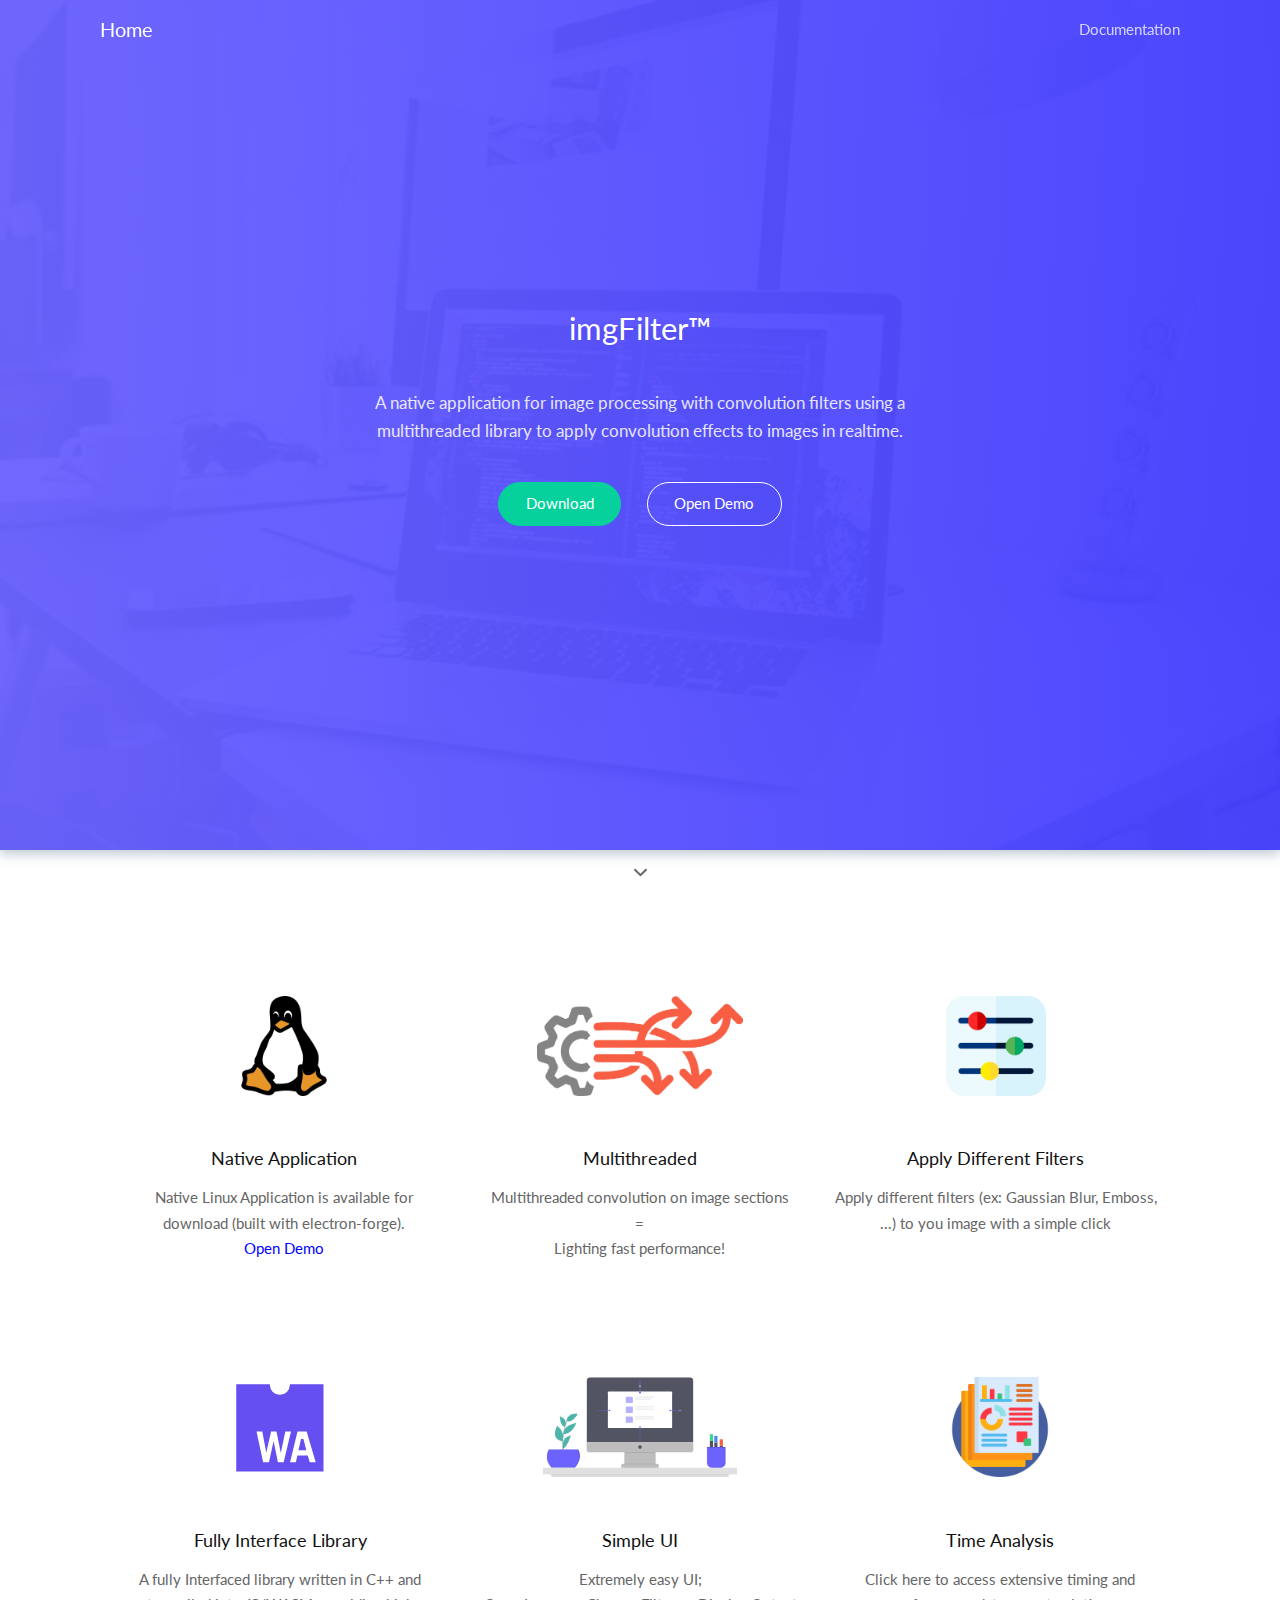
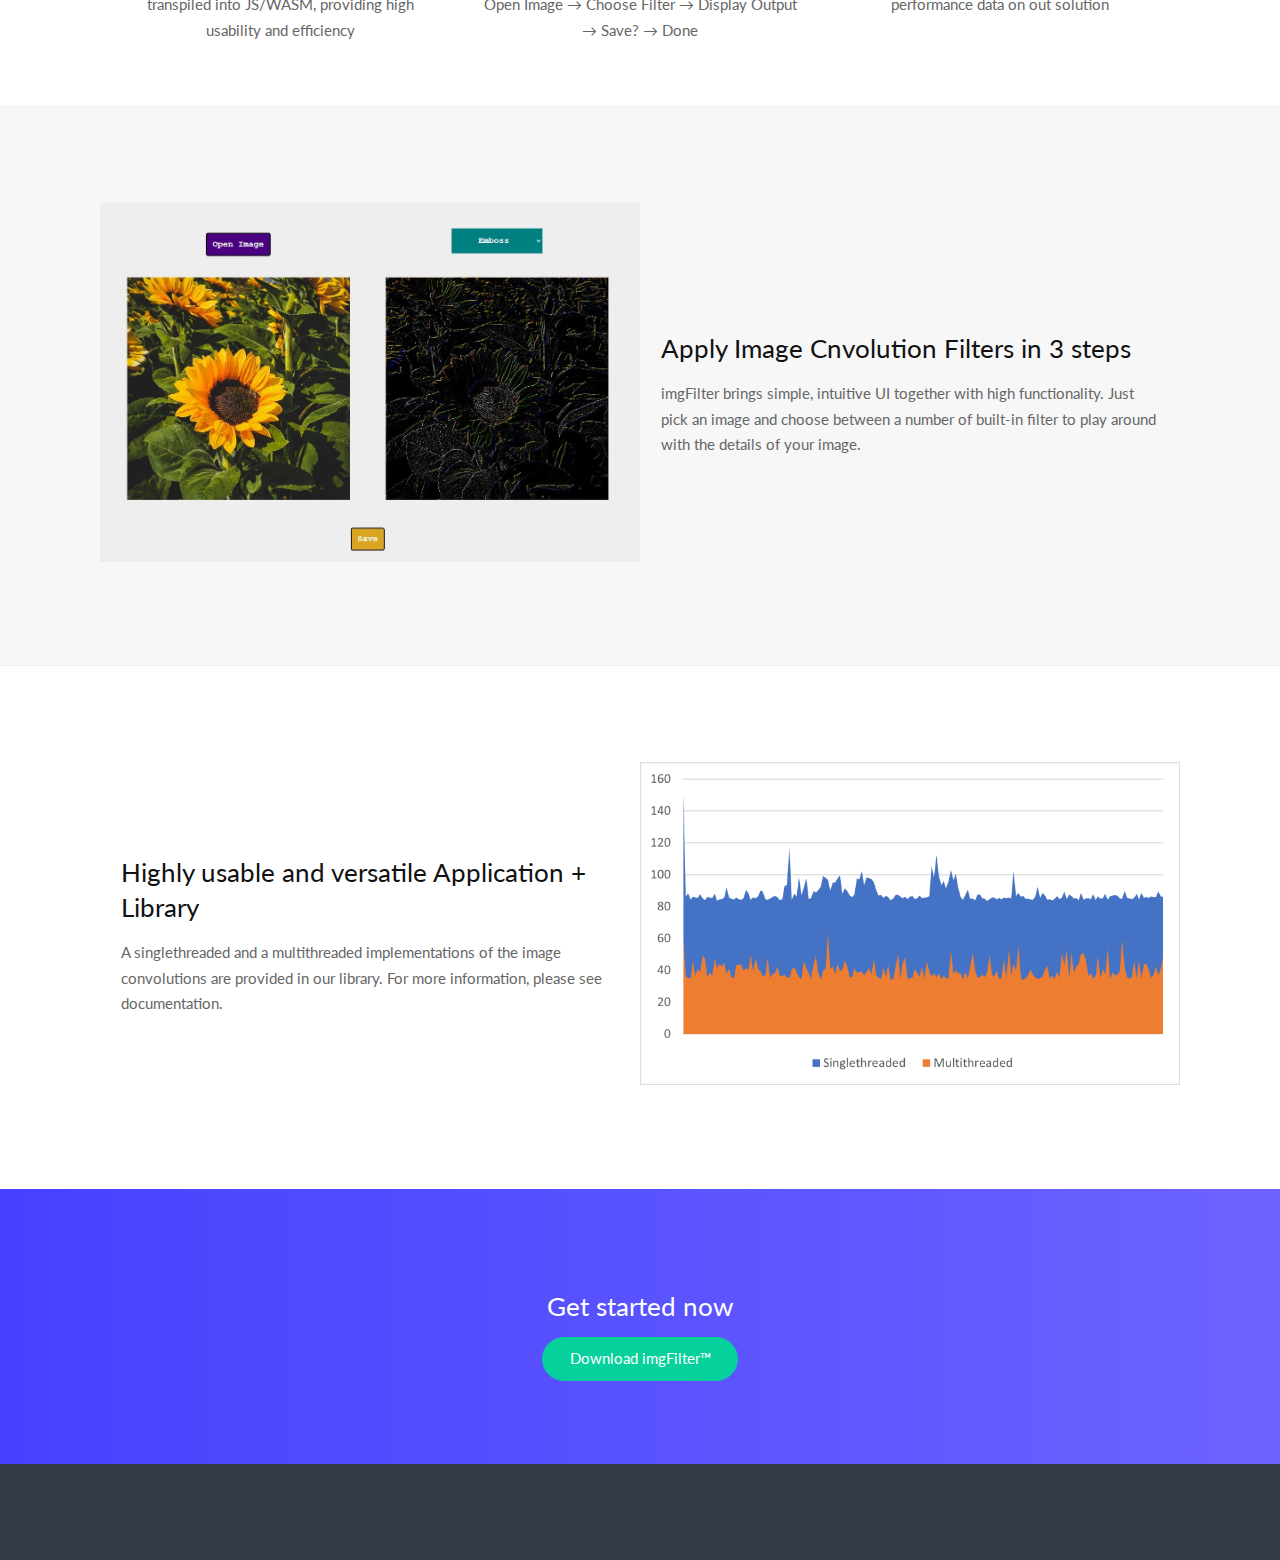
<file: index.html>
<!DOCTYPE html>
<html lang='en'>
<head>
	<meta class="utf-8">
	<meta name="viewport" content="width=device-width, initial-scale=1, maximum-scale=1">
	<title>imgFilter&#8482</title>
	<!-- Don't forget to add your metadata here -->
	<link rel='stylesheet' href='css/style.min.css' />
</head>
<body>
	<!-- Hero(extended) navbar -->
	<div class="navbar navbar--extended">
		<nav class="nav__mobile"></nav>
		<div class="container">
			<div class="navbar__inner">
				<a href="index.html" class="navbar__logo">Home</a>
				<nav class="navbar__menu">
					<ul>
						<!-- <li><a href="about.html">Learn More</a></li> -->
						<li><a href="documentation.html">Documentation</a></li>
					</ul>
				</nav>
				<div class="navbar__menu-mob"><a href="" id='toggle'><svg role="img" xmlns="http://www.w3.org/2000/svg" viewBox="0 0 448 512"><path fill="currentColor" d="M16 132h416c8.837 0 16-7.163 16-16V76c0-8.837-7.163-16-16-16H16C7.163 60 0 67.163 0 76v40c0 8.837 7.163 16 16 16zm0 160h416c8.837 0 16-7.163 16-16v-40c0-8.837-7.163-16-16-16H16c-8.837 0-16 7.163-16 16v40c0 8.837 7.163 16 16 16zm0 160h416c8.837 0 16-7.163 16-16v-40c0-8.837-7.163-16-16-16H16c-8.837 0-16 7.163-16 16v40c0 8.837 7.163 16 16 16z" class=""></path></svg></a></div>
			</div>
		</div>
	</div>
	<!-- Hero unit -->
	<div class="hero">
		<div class="hero__overlay hero__overlay--gradient"></div>
		<div class="hero__mask"></div>
		<div class="hero__inner">
			<div class="container">
				<div class="hero__content">
					<div class="hero__content__inner" id='navConverter'>
						<h1 class="hero__title">imgFilter&#8482</h1>
						<p class="hero__text" style="text-align: center;">A native application for image processing with convolution filters using a multithreaded library to apply convolution effects to images in realtime.</p>
						<a href="Linux/imgFilter_deb.zip" class="button button__accent" download="imgFilter_linux_x64_deb.zip">Download</a>
						<a href="demo/index.html" target="_blank" class="button hero__button">Open Demo</a>
					</div>
				</div>
			</div>
		</div>
	</div>
	<div class="hero__sub">
		<span id="scrollToNext" class="scroll">
			<svg version="1.1" xmlns="http://www.w3.org/2000/svg" xmlns:xlink="http://www.w3.org/1999/xlink" x="0px" y="0px" class='hero__sub__down' fill="currentColor" width="512px" height="512px" viewBox="0 0 512 512" style="enable-background:new 0 0 512 512;" xml:space="preserve"><path d="M256,298.3L256,298.3L256,298.3l174.2-167.2c4.3-4.2,11.4-4.1,15.8,0.2l30.6,29.9c4.4,4.3,4.5,11.3,0.2,15.5L264.1,380.9c-2.2,2.2-5.2,3.2-8.1,3c-3,0.1-5.9-0.9-8.1-3L35.2,176.7c-4.3-4.2-4.2-11.2,0.2-15.5L66,131.3c4.4-4.3,11.5-4.4,15.8-0.2L256,298.3z"/></svg>
		</span>
	</div>
	<!-- Steps -->
	<div class="steps landing__section">
		<div class="container">
			<div class="steps__inner">
				<div class="step">
					<div class="step__media">
						<img src="./images/linux.png" class="step__image">
					</div>
					<h4>Native Application</h4>
					<p class="step__text" style="text-align: center;">Native Linux Application is available for download (built with electron-forge).<br> <a href="demo/index.html" target="_blank" style="color: blue;">Open Demo</a></p>
				</div>
				<div class="step">
					<div class="step__media">
						<img src="./images/multi.png" class="step__image">
					</div>
					<h4>Multithreaded</h4>
					<p class="step__text" style="text-align: center;">Multithreaded convolution on image sections <br> =  <br> Lighting fast performance!</p>
				</div>
				<div class="step">
					<div class="step__media">
						<img src="./images/filter.png" class="step__image">
					</div>
					<h4>Apply Different Filters</h4>
					<p class="step__text" style="text-align: center;">Apply different filters (ex: Gaussian Blur, Emboss, ...) to you image with a simple click </p>
				</div>
				
			</div>
		<div class="steps__inner">
			<div class="step">
				<div class="step__media">
					<img src="./images/file-type-wasm.svg" class="step__image">
				</div>
				<h4>Fully Interface Library</h4>
				<p class="step__text" style="text-align: center;">A fully Interfaced library written in C++ and transpiled into JS/WASM, providing high usability and efficiency</p>
			</div>
			<div class="step">
				<div class="step__media">
					<img src="./images/undraw_responsive.svg" class="step__image">
				</div>
				<h4>Simple UI</h4>
				<p class="step__text" style="text-align: center;">Extremely easy UI; <br>
					Open Image &RightArrow; Choose Filter &RightArrow; Display Output &RightArrow; Save? &RightArrow; Done </p>
			</div>
			<div class="step">
				<div class="step__media">
					<img src="./images/report.png" class="step__image">
				</div>
				<h4>Time Analysis</h4>
				<p class="step__text" style="text-align: center;">Click here to access extensive timing and performance data on out solution</p>
			</div>
		</div>
		</div>
	</div>
	<!-- Expanded sections -->
	<div class="expanded landing__section">
		<div class="container">
			<div class="expanded__inner">
				<div class="expanded__media">
					<img src="./images/evie2_default_bg.jpeg">
				</div>
				<div class="expanded__content">
					<h2 class="expanded__title">Apply Image Cnvolution Filters in 3 steps</h2>
					<p class="expanded__text">imgFilter brings simple, intuitive UI together with high functionality. Just pick an image and choose between a number of built-in filter to play around with the details of your image.</p>
				</div>
			</div>
		</div>
	</div>
	<div class="expanded landing__section">
		<div class="container">
			<div class="expanded__inner">
				<div class="expanded__media">
					<img src="./images/time.png" >
				</div>
				<div class="expanded__content">
					<h2 class="expanded__title">Highly usable and versatile Application + Library</h2>
					<p class="expanded__text">A singlethreaded and a multithreaded implementations of the image convolutions are provided in our library. For more information, please see documentation.</p>
				</div>
			</div>
		</div>
	</div>
	<!-- <div class="expanded landing__section">
		<div class="container">
			<div class="expanded__inner">
				<div class="expanded__media">
					<img src="./images/together.svg" class="expanded__image">
				</div>
				<div class="expanded__content">
					<h2 class="expanded__title">Ready for production or rapid prototyping</h2>
					<p class="expanded__text">Landing, authentication and a few other pages to select from, despite the small size. Tested on production at unDraw with amazing speeds and unopinionated on how to structure your project. We really hope you'll find it awesome and useful!</p>
				</div>
			</div>
		</div>
	</div> -->
	<!-- Call To Action -->
	<div class="cta cta--reverse">
		<div class="container">
			<div class="cta__inner">
				<h2 class="cta__title">Get started now</h2>
				<a href="Linux/imgFilter_deb.zip" class="button button__accent" download="imgFilter_linux_x64_deb.zip">Download imgFilter&#8482</a>
			</div>
		</div>
	</div>
	<!-- Footer -->
	<div class="footer footer--dark">
		<div class="container">
		
		</div>
	</div>
<script src='js/app.min.js'></script>
</body>
</html>
</file>
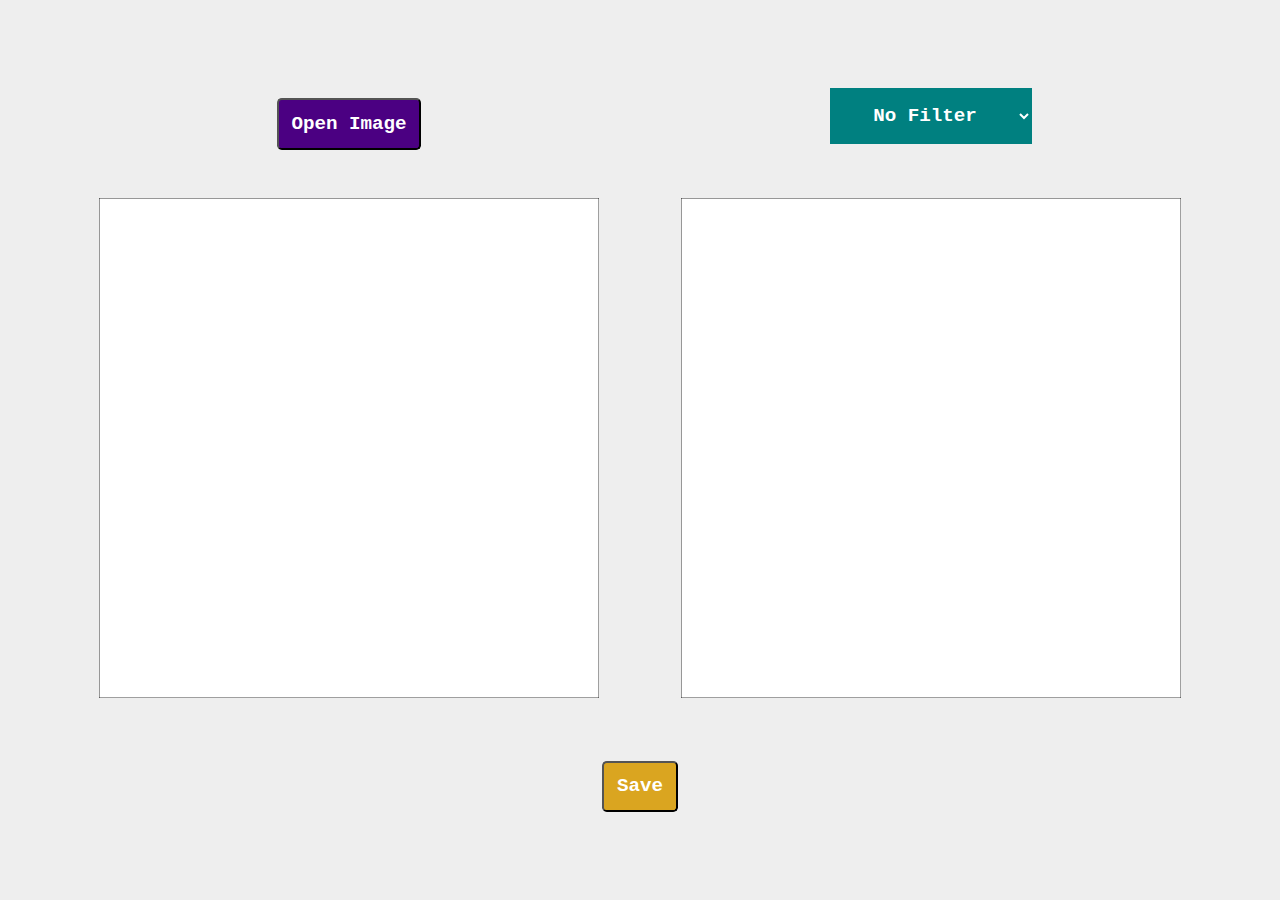
<file: demo/index.html>
<!DOCTYPE html>
<html lang="en">
    <head>
        <meta charset="UTF-8" />
        <!-- https://developer.mozilla.org/en-US/docs/Web/HTTP/CSP -->
        <!-- meta http-equiv="Content-Security-Policy" content="default-src 'self'; script-src 'self'" -->

        <!-- <meta http-equiv="Content-Security-Policy" content="font-src 'self' data:; img-src 'self' data:; default-src 'self'"> -->
        <!-- enable cross origin header -->

        <title>Image Convolution App</title>
        <link rel="stylesheet" href="./style.css" />
    </head>
    <body>
        <!-- <h1 style="font-family: Garamond, serif">Image Convolution</h1> -->

        <div id="img_container">
            <div class="row">
                <div class="column">
                    <button id="open_img" class="open_img_btn">Open Image</button>
                </div>
                <div class="column">
                    <!-- <button class="dropbtn">Filters</button> -->
                    <select id="filter" class="dropdown">
                        <!-- <div class="dropdown-content"> -->
                        <option value="orig">No Filter</option>
                        <a href="#"><option value="gaussian">Gaussian Blur</option> </a>
                        <a href="#"><option value="motion">Motion Blur</option> </a>
                        <a href="#"><option value="box">Box Blur</option> </a>
                        <a href="#"><option value="emboss">Emboss</option> </a>
                        <a href="#"><option value="laplace">LaPlace</option> </a>
                        <a href="#"><option value="sharpen">Sharpen</option> </a>
                        <a href="#"><option value="edge">Edge</option> </a>
                        <!-- </div> -->
                    </select>
                </div>
            </div>
            <div class="row">
                <div class="column">
                    <img id="img" src="dummy.png" alt="" width="500" height="500" />
                </div>
                <div class="column">
                    <img id="img2" src="dummy.png" alt="" width="500" height="500" />
                </div>
            </div>
        </div>

        <div style="margin-top: 20px">
            <button id="save_img" class="save_img_btn">Save</button>
        </div>

        <script type="module" src="./index.js"></script>
    </body>
</html>
</file>
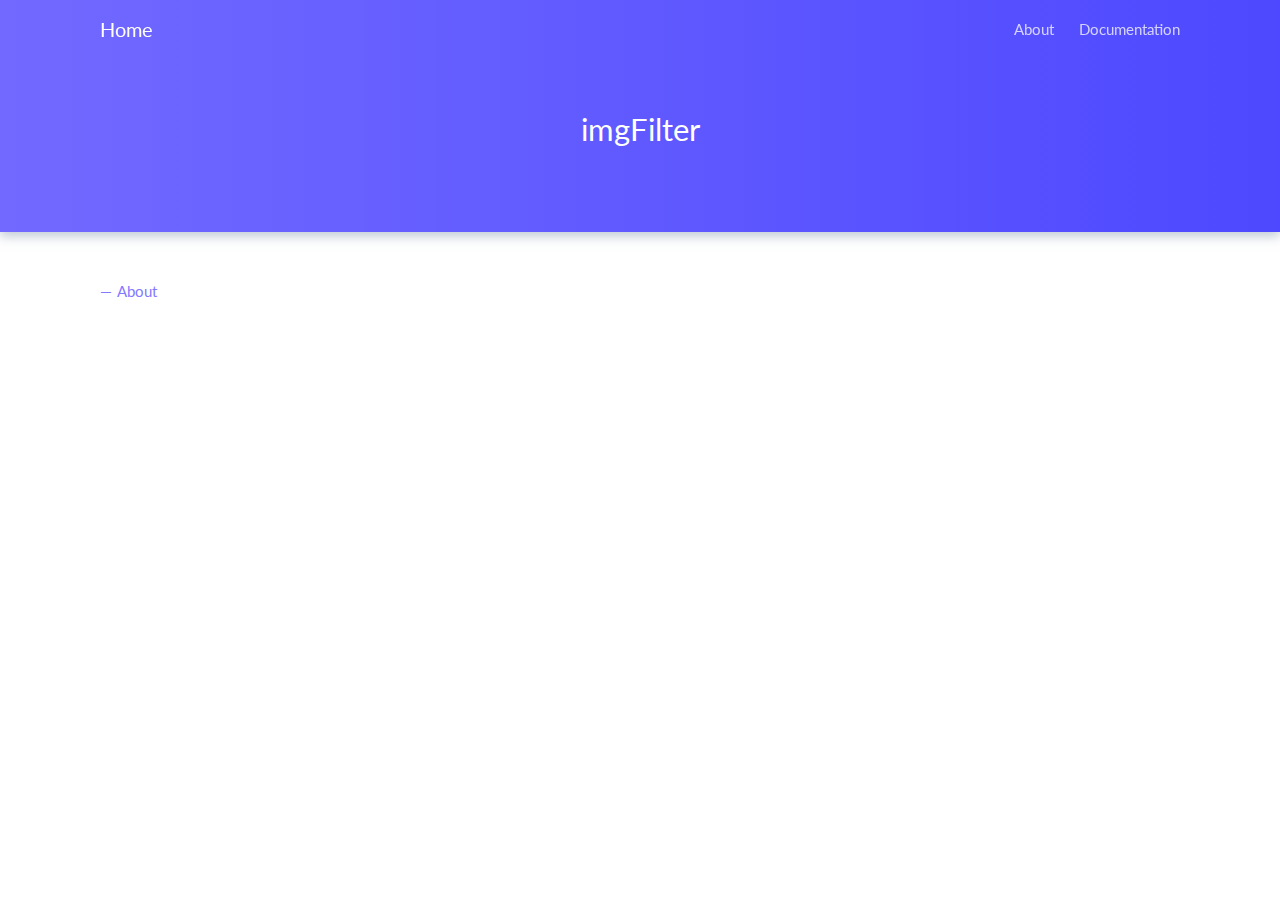
<file: about.html>
<!DOCTYPE html>
<html lang="en">
    <head>
        <meta class="utf-8" />
        <meta name="viewport" content="width=device-width, initial-scale=1, maximum-scale=1" />
        <title>imgFilter - About</title>
        <link rel="stylesheet" href="css/style.min.css" />
    </head>
    <body>
        <!-- navbar -->
        <div class="navbar navbar--extended">
            <nav class="nav__mobile"></nav>
            <div class="container">
                <div class="navbar__inner">
                    <a href="index.html" class="navbar__logo">Home</a>
                    <nav class="navbar__menu">
                        <ul>
                            <li><a href="#">About</a></li>
                            <li><a href="documentation.html">Documentation</a></li>
                        </ul>
                    </nav>
                    <div class="navbar__menu-mob">
                        <a href="" id="toggle"
                            ><svg
                                role="img"
                                xmlns="http://www.w3.org/2000/svg"
                                viewBox="0 0 448 512"
                            >
                                <path
                                    fill="currentColor"
                                    d="M16 132h416c8.837 0 16-7.163 16-16V76c0-8.837-7.163-16-16-16H16C7.163 60 0 67.163 0 76v40c0 8.837 7.163 16 16 16zm0 160h416c8.837 0 16-7.163 16-16v-40c0-8.837-7.163-16-16-16H16c-8.837 0-16 7.163-16 16v40c0 8.837 7.163 16 16 16zm0 160h416c8.837 0 16-7.163 16-16v-40c0-8.837-7.163-16-16-16H16c-8.837 0-16 7.163-16 16v40c0 8.837 7.163 16 16 16z"
                                    class=""
                                ></path></svg
                        ></a>
                    </div>
                </div>
            </div>
        </div>
        <!-- Hero unit -->
        <div class="page__header">
            <div class="hero__overlay hero__overlay--gradient"></div>
            <div class="hero__mask"></div>
            <div class="page__header__inner">
                <div class="container">
                    <div class="page__header__content">
                        <div class="page__header__content__inner" id="navConverter">
                            <h1 class="page__header__title">imgFilter</h1>
                            <p class="page__header__text"></p>
                        </div>
                    </div>
                </div>
            </div>
        </div>
        <!-- Page content -->
        <div class="page">
            <div class="container">
                <div class="page__inner">
                    <div class="page__menu">
                        <ul class="vMenu">
                            <li><a href="#" class="vMenu--active">About</a></li>
                        </ul>
                    </div>
                    <div class="page__main">
                        <div class="text-container">
                            <h3 class="page__main__title"></h3>
                            <p></p>
                        </div>
                    </div>
                </div>
            </div>
        </div>

        <script src="js/app.min.js"></script>
    </body>
</html>
</file>
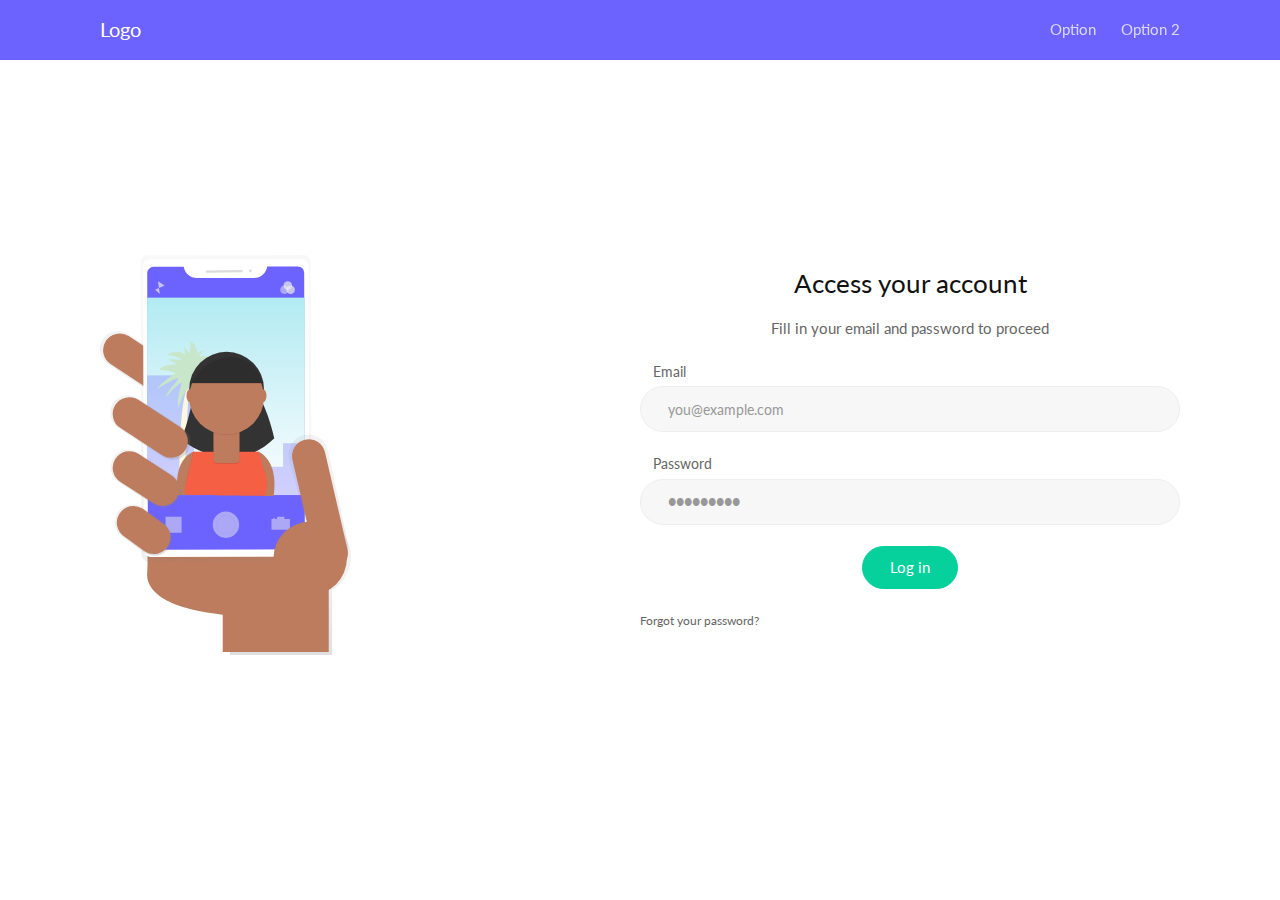
<file: auth.html>
<!DOCTYPE html>
<html lang='en'>
<head>
	<meta class="utf-8">
	<meta name="viewport" content="width=device-width, initial-scale=1, maximum-scale=1">
	<title>Authentication @Evie</title>
	<link rel='stylesheet' href='css/style.min.css' />
</head>
<body>
	<!-- navbar -->
	<div class="navbar">
		<nav class="nav__mobile"></nav>
		<div class="container">
			<div class="navbar__inner">
				<a href="#" class="navbar__logo">Logo</a>
				<nav class="navbar__menu">
					<ul>
						<li><a href="#">Option</a></li>
						<li><a href="#">Option 2</a></li>
					</ul>
				</nav>
				<div class="navbar__menu-mob"><a href="" id='toggle'><svg role="img" xmlns="http://www.w3.org/2000/svg" viewBox="0 0 448 512"><path fill="currentColor" d="M16 132h416c8.837 0 16-7.163 16-16V76c0-8.837-7.163-16-16-16H16C7.163 60 0 67.163 0 76v40c0 8.837 7.163 16 16 16zm0 160h416c8.837 0 16-7.163 16-16v-40c0-8.837-7.163-16-16-16H16c-8.837 0-16 7.163-16 16v40c0 8.837 7.163 16 16 16zm0 160h416c8.837 0 16-7.163 16-16v-40c0-8.837-7.163-16-16-16H16c-8.837 0-16 7.163-16 16v40c0 8.837 7.163 16 16 16z" class=""></path></svg></a></div>
			</div>
		</div>
	</div>
	<!-- Authentication pages -->
	<div class="auth">
		<div class="container">
			<div class="auth__inner">
				<div class="auth__media">
					<img src="./images/undraw_selfie.svg">
				</div>
				<div class="auth__auth">
					<h1 class="auth__title">Access your account</h1>
					<p>Fill in your email and password to proceed</p>
					<form method='post' action="/example" autocompelete="new-password" role="presentation" class="form">
						<input name="email" class="fakefield">
						<label>Email</label>
						<input type="text" name="email" id='email' placeholder="you@example.com">
						<label>Password</label>
						<input type="password" name="password" id='password' placeholder="&#9679;&#9679;&#9679;&#9679;&#9679;&#9679;&#9679;&#9679;&#9679;" autocomplete="off">
						<button type='submit' class="button button__accent">Log in</button>
						<a href=""><h6 class="left-align" >Forgot your password?</h6></a>
					</form>
				</div>
			</div>
		</div>
	</div>
<script src='js/app.min.js'></script>
</body>
</html>
</file>
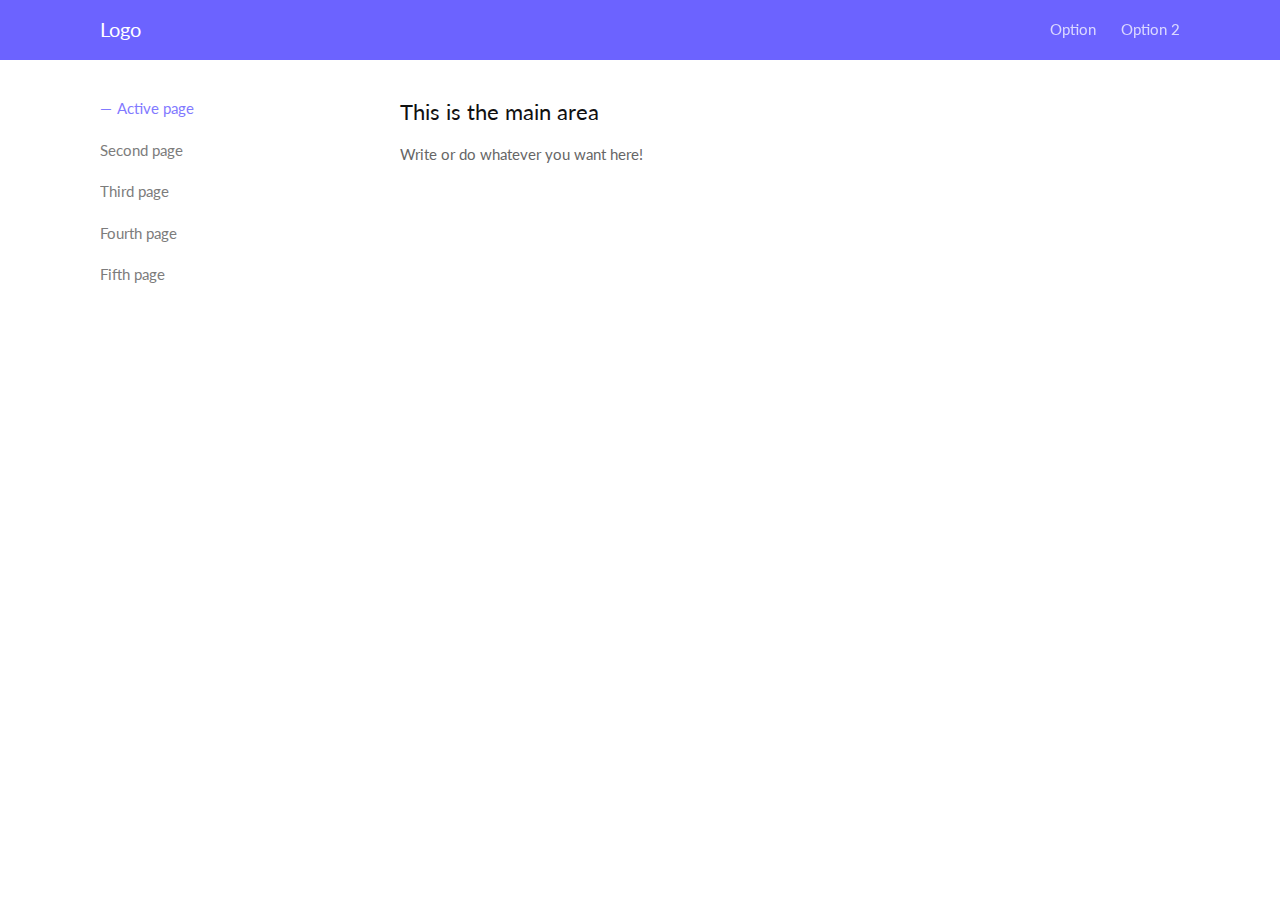
<file: dashboard.html>
<!DOCTYPE html>
<html lang='en'>
<head>
	<meta class="utf-8">
	<meta name="viewport" content="width=device-width, initial-scale=1, maximum-scale=1">
	<title>Dashboard | Evie by unDraw</title>
	<link rel='stylesheet' href='css/style.min.css' />
</head>
<body>
	<!-- navbar -->
	<div class="navbar">
		<nav class="nav__mobile"></nav>
		<div class="container">
			<div class="navbar__inner">
				<a href="#" class="navbar__logo">Logo</a>
				<nav class="navbar__menu">
					<ul>
						<li><a href="#">Option</a></li>
						<li><a href="#">Option 2</a></li>
					</ul>
				</nav>
				<div class="navbar__menu-mob"><a href="" id='toggle'><svg role="img" xmlns="http://www.w3.org/2000/svg" viewBox="0 0 448 512"><path fill="currentColor" d="M16 132h416c8.837 0 16-7.163 16-16V76c0-8.837-7.163-16-16-16H16C7.163 60 0 67.163 0 76v40c0 8.837 7.163 16 16 16zm0 160h416c8.837 0 16-7.163 16-16v-40c0-8.837-7.163-16-16-16H16c-8.837 0-16 7.163-16 16v40c0 8.837 7.163 16 16 16zm0 160h416c8.837 0 16-7.163 16-16v-40c0-8.837-7.163-16-16-16H16c-8.837 0-16 7.163-16 16v40c0 8.837 7.163 16 16 16z" class=""></path></svg></a></div>
			</div>
		</div>
	</div>
	<!-- Page content -->
	<div class="app">
		<div class="container">
			<div class="app__inner">
				<div class="app__menu">
					<ul class="vMenu">
						<li><a href="#" class="vMenu--active">Active page</a></li>
						<li><a href="#">Second page</a></li>
						<li><a href="#">Third page</a></li>
						<li><a href="#">Fourth page</a></li>
						<li><a href="#">Fifth page</a></li>
					</ul>
				</div>
				<div class="app__main">
					<div class="text-container">
						<h3 class="app__main__title">This is the main area</h3>
						<p>Write or do whatever you want here!</p>
					</div>
				</div>
			</div>
		</div>
	</div>

<script src='js/app.min.js'></script>
</body>
</html>
</file>
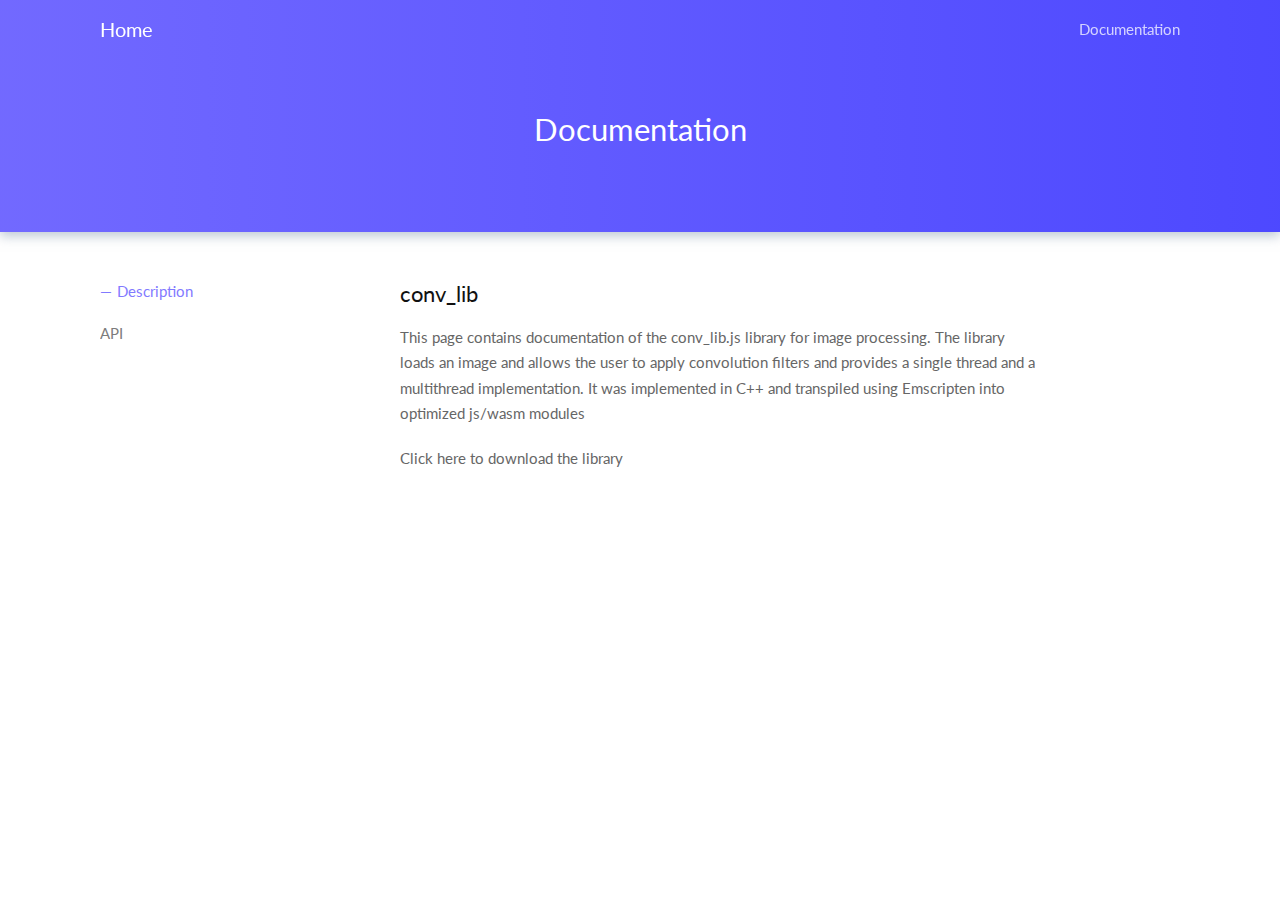
<file: documentation.html>
<!DOCTYPE html>
<html lang="en">
    <head>
        <meta class="utf-8" />
        <meta name="viewport" content="width=device-width, initial-scale=1, maximum-scale=1" />
        <title>imgFilter - Documentation</title>
        <link rel="stylesheet" href="css/style.min.css" />
    </head>
    <body>
        <!-- navbar -->
        <div class="navbar navbar--extended">
            <nav class="nav__mobile"></nav>
            <div class="container">
                <div class="navbar__inner">
                    <a href="index.html" class="navbar__logo">Home</a>
                    <nav class="navbar__menu">
                        <ul>
                            <!-- <li><a href="/about.html">About</a></li> -->
                            <li><a href="#">Documentation</a></li>
                        </ul>
                    </nav>
                    <div class="navbar__menu-mob">
                        <a href="" id="toggle"
                            ><svg
                                role="img"
                                xmlns="http://www.w3.org/2000/svg"
                                viewBox="0 0 448 512"
                            >
                                <path
                                    fill="currentColor"
                                    d="M16 132h416c8.837 0 16-7.163 16-16V76c0-8.837-7.163-16-16-16H16C7.163 60 0 67.163 0 76v40c0 8.837 7.163 16 16 16zm0 160h416c8.837 0 16-7.163 16-16v-40c0-8.837-7.163-16-16-16H16c-8.837 0-16 7.163-16 16v40c0 8.837 7.163 16 16 16zm0 160h416c8.837 0 16-7.163 16-16v-40c0-8.837-7.163-16-16-16H16c-8.837 0-16 7.163-16 16v40c0 8.837 7.163 16 16 16z"
                                    class=""
                                ></path></svg
                        ></a>
                    </div>
                </div>
            </div>
        </div>
        <!-- Hero unit -->
        <div class="page__header">
            <div class="hero__overlay hero__overlay--gradient"></div>
            <div class="hero__mask"></div>
            <div class="page__header__inner">
                <div class="container">
                    <div class="page__header__content">
                        <div class="page__header__content__inner" id="navConverter">
                            <h1 class="page__header__title">Documentation</h1>
                            <p class="page__header__text"></p>
                        </div>
                    </div>
                </div>
            </div>
        </div>
        <!-- Page content -->
        <div class="page">
            <div class="container">
                <div class="page__inner">
                    <div class="page__menu">
                        <ul class="vMenu">
                            <li><a href="#" class="vMenu--active">Description</a></li>
                            <li><a href="doc_table.html" target="_blank">API</a></li>
                        </ul>
                    </div>
                    <div class="page__main">
                        <div class="text-container">
                            <h3 class="page__main__title">conv_lib</h3>
                            <p>
                                This page contains documentation of the conv_lib.js library for
                                image processing. The library loads an image and allows the user to
                                apply convolution filters and provides a single thread and a
                                multithread implementation. It was implemented in C++ and transpiled
                                using Emscripten into optimized js/wasm modules
                            </p>
                            <p>
                                Click
                                <a download="conv_lib.zip" href="/conv_lib/conv_lib.zip">
                                    here to download
                                </a>
                                the library
                            </p>
                        </div>
                    </div>
                </div>
            </div>
        </div>

        <script src="js/app.min.js"></script>
    </body>
</html>
</file>
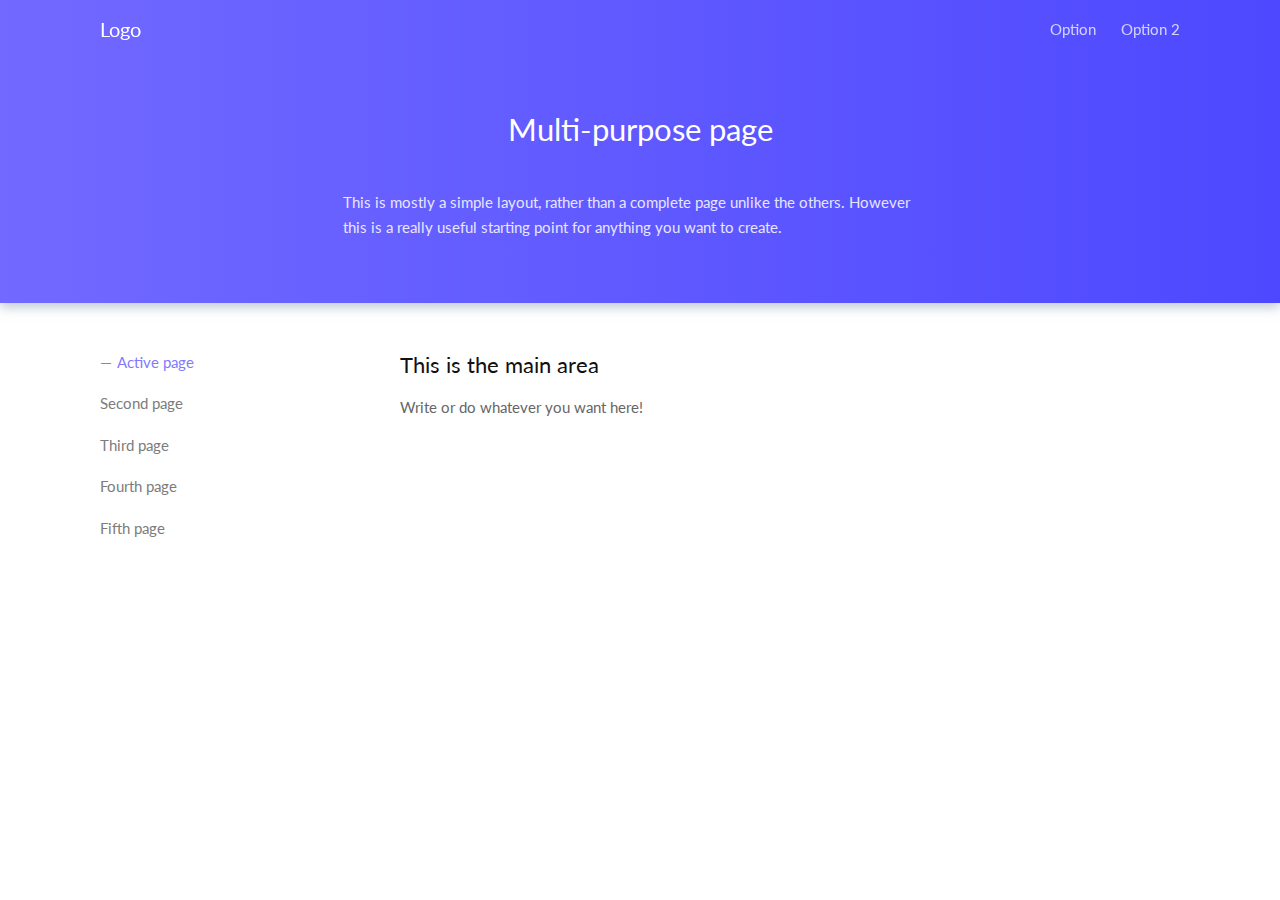
<file: page.html>
<!DOCTYPE html>
<html lang='en'>
<head>
	<meta class="utf-8">
	<meta name="viewport" content="width=device-width, initial-scale=1, maximum-scale=1">
	<title>Page | Evie by unDraw</title>
	<link rel='stylesheet' href='css/style.min.css' />
</head>
<body>
	<!-- navbar -->
	<div class="navbar navbar--extended">
		<nav class="nav__mobile"></nav>
		<div class="container">
			<div class="navbar__inner">
				<a href="#" class="navbar__logo">Logo</a>
				<nav class="navbar__menu">
					<ul>
						<li><a href="#">Option</a></li>
						<li><a href="#">Option 2</a></li>
					</ul>
				</nav>
				<div class="navbar__menu-mob"><a href="" id='toggle'><svg role="img" xmlns="http://www.w3.org/2000/svg" viewBox="0 0 448 512"><path fill="currentColor" d="M16 132h416c8.837 0 16-7.163 16-16V76c0-8.837-7.163-16-16-16H16C7.163 60 0 67.163 0 76v40c0 8.837 7.163 16 16 16zm0 160h416c8.837 0 16-7.163 16-16v-40c0-8.837-7.163-16-16-16H16c-8.837 0-16 7.163-16 16v40c0 8.837 7.163 16 16 16zm0 160h416c8.837 0 16-7.163 16-16v-40c0-8.837-7.163-16-16-16H16c-8.837 0-16 7.163-16 16v40c0 8.837 7.163 16 16 16z" class=""></path></svg></a></div>
			</div>
		</div>
	</div>
	<!-- Hero unit -->
	<div class="page__header">
		<div class="hero__overlay hero__overlay--gradient"></div>
		<div class="hero__mask"></div>
		<div class="page__header__inner">
			<div class="container">
				<div class="page__header__content">
					<div class="page__header__content__inner" id='navConverter'>
						<h1 class="page__header__title">Multi-purpose page</h1>
						<p class="page__header__text">This is mostly a simple layout, rather than a complete page unlike the others. However this is a really useful starting point for anything you want to create.</p>
					</div>
				</div>
			</div>
		</div>
	</div>
	<!-- Page content -->
	<div class="page">
		<div class="container">
			<div class="page__inner">
				<div class="page__menu">
					<ul class="vMenu">
						<li><a href="#" class="vMenu--active">Active page</a></li>
						<li><a href="#">Second page</a></li>
						<li><a href="#">Third page</a></li>
						<li><a href="#">Fourth page</a></li>
						<li><a href="#">Fifth page</a></li>
					</ul>
				</div>
				<div class="page__main">
					<div class="text-container">
						<h3 class="page__main__title">This is the main area</h3>
						<p>Write or do whatever you want here!</p>
					</div>
				</div>
			</div>
		</div>
	</div>

<script src='js/app.min.js'></script>
</body>
</html>
</file>
<file: demo/style.css>
.open_img_btn {
    background-color: indigo;
    color: white;
    padding: 0.8rem;
    border-radius: 0.3rem;
    cursor: pointer;
    margin-top: 1rem;
    font-size: 1.2rem;
    font-weight: bold;
    font-family: "Courier New", monospace;
}

.open_img_btn:hover {
    background-color: #3d503e;
}

.save_img_btn {
    background-color: goldenrod;
    color: white;
    padding: 0.8rem;
    border-radius: 0.3rem;
    cursor: pointer;
    margin-top: 1rem;
    font-size: 1.2rem;
    font-weight: bold;
    font-family: "Courier New", monospace;
}

body {
    padding: 50px;
    font-size: 14px;
    background-color: #eee;
    font-family: sans-serif;
    text-align: center;
}

.row {
    display: flex;
}

.column {
    flex: 33.5%;
    padding: 24px;
    margin: auto;
}

/* Dropdown Button */
.dropdown {
    background-color: teal;
    color: white;
    padding: 16px;
    border: none;
    cursor: pointer;
    text-align: center;
    position: relative;
    display: inline-block;
    font-size: 1.2rem;
    font-weight: bold;
    font-family: "Courier New", monospace;
}

/* Dropdown Content (Hidden by Default) */
.dropdown-content {
    display: none;
    position: absolute;
    background-color: #f1f1f1;
    box-shadow: 0px 8px 16px 0px rgba(0, 0, 0, 0.2);
    z-index: 1;
}

/* Links inside the dropdown */
.dropdown-content a {
    color: black;
    padding: 12px 12px;
    text-decoration: none;
    display: block;
}

/* Change color of dropdown links on hover */
select a:hover {
    background-color: #ddd;
}

/* Show the dropdown menu on hover */
select:hover option {
    display: block;
}

/* Change the background color of the dropdown button when the dropdown content is shown */
.dropdown:hover select {
    background-color: #3d503e;
}
</file>
<file: css/style.min.css>
@import url("https://fonts.googleapis.com/css?family=Lato:400");
/*! normalize.css v8.0.0 | MIT License | github.com/necolas/normalize.css */html{line-height:1.15;-webkit-text-size-adjust:100%}body{margin:0}h1{font-size:2em;margin:.67em 0}hr{-webkit-box-sizing:content-box;box-sizing:content-box;height:0;overflow:visible}pre{font-size:1em}a{background-color:transparent}abbr[title]{border-bottom:none;text-decoration:underline;-webkit-text-decoration:underline dotted;text-decoration:underline dotted}b,strong{font-weight:bolder}code,kbd,samp{font-family:monospace,monospace;font-size:1em}small{font-size:80%}sub,sup{font-size:75%;line-height:0;position:relative;vertical-align:baseline}sub{bottom:-.25em}sup{top:-.5em}img{border-style:none}button,input,optgroup,select,textarea{font-family:inherit;font-size:100%;line-height:1.15;margin:0}button,input{overflow:visible}button,select{text-transform:none}[type=button],[type=reset],[type=submit],button{-webkit-appearance:button}[type=button]::-moz-focus-inner,[type=reset]::-moz-focus-inner,[type=submit]::-moz-focus-inner,button::-moz-focus-inner{border-style:none;padding:0}[type=button]:-moz-focusring,[type=reset]:-moz-focusring,[type=submit]:-moz-focusring,button:-moz-focusring{outline:1px dotted ButtonText}fieldset{padding:.35em .75em .625em}legend{-webkit-box-sizing:border-box;box-sizing:border-box;color:inherit;display:table;max-width:100%;padding:0;white-space:normal}progress{vertical-align:baseline}textarea{overflow:auto}[type=checkbox],[type=radio]{-webkit-box-sizing:border-box;box-sizing:border-box;padding:0}[type=number]::-webkit-inner-spin-button,[type=number]::-webkit-outer-spin-button{height:auto}[type=search]{-webkit-appearance:textfield;outline-offset:-2px}[type=search]::-webkit-search-decoration{-webkit-appearance:none}::-webkit-file-upload-button{-webkit-appearance:button;font:inherit}details{display:block}summary{display:list-item}[hidden],template{display:none}html{-webkit-box-sizing:border-box;box-sizing:border-box;background-color:#fff}*,:after,:before{-webkit-box-sizing:inherit;box-sizing:inherit}.invisible{opacity:0;-webkit-transition:.7s;transition:.7s}.fakefield{display:none}.left-align{text-align:left}.center,center-align{text-align:center}.right-align{text-align:right}.stress{color:#111}img,svg{max-width:100%}.container{width:88%;max-width:1080px;margin:0 auto;position:relative}.row{display:block;width:100%;clear:both}.half{width:50%;overflow:auto;float:left}.text-container{max-width:640px}.text-container--center{margin-left:auto;margin-right:auto}.margin-right{margin-right:8pt}html{font-family:Lato,sans-serif;font-size:15px;color:#666;line-height:1.7;font-weight:400;-webkit-font-smoothing:antialiased;-moz-osx-font-smoothing:grayscale;text-rendering:optimizeLegibility;-moz-font-feature-settings:"liga" on}p{margin-bottom:1.3em}h1,h2,h3,h4{line-height:1.35;color:#111}h1,h2,h3,h4,h5,h6{margin:1.414em 0 .5em;font-weight:400}h5,h6{line-height:1.4;color:#666}h1{margin-top:0;font-size:2.074em}h2{font-size:1.728em}h3{font-size:1.44em}h4{font-size:1.2em}h6,small{font-size:.833em;margin:.25em 0}pre{font-family:monospace,monospace;font-size:.85rem;color:#111;width:-webkit-min-content;width:-moz-min-content;width:min-content;background:#f7f7f7;word-break:break-all;word-wrap:break-word;white-space:pre;padding:8pt 16pt;width:100%;overflow:auto;border:1px solid #eee}a{outline:0;text-decoration:none;-webkit-transition:.7s;transition:.7s;color:inherit}.link{color:#6c63ff;text-decoration:underline}@media (min-width:992px){.link:hover{color:#463aff}}.button,button{display:inline-block;padding:6pt 20pt;line-height:1.7;border:1px solid #6c63ff;color:#6c63ff;font-weight:400;-webkit-transition:.7s;white-space:nowrap;cursor:pointer;background-color:transparent;border-radius:30px;margin-bottom:1.3em;transition:.7s;text-align:center;text-decoration:none}.button:focus,.button:hover,button:focus,button:hover{outline:0}@media (min-width:992px){.button:hover,button:hover{border-color:#463aff;color:#463aff}}.button__primary{background-color:#6c63ff;border-color:#6c63ff;color:#fff}@media (min-width:992px){.button__primary:hover{background-color:#463aff;border-color:#463aff;color:#fff}}.button__accent{background-color:#06d19c;border-color:#06d19c;color:#fff}@media (min-width:992px){.button__accent:hover{background-color:#05bd8d;border-color:#05bd8d;color:#fff}}.button__delete{background-color:tomato;border-color:tomato;color:#fff}@media (min-width:992px){.button__delete:hover{background-color:#ff5233;border-color:#ff5233;color:#fff}}.button:disabled{opacity:.25;cursor:default;pointer-events:none}.button--fixed{width:160px}.button--fixed2{width:220px}form{margin-bottom:1.5em}form .double{-js-display:flex;display:-webkit-box;display:-ms-flexbox;display:flex;-webkit-box-pack:justify;-ms-flex-pack:justify;justify-content:space-between}form .double .half{max-width:48%}.form{margin-left:auto;margin-right:auto}label{margin-bottom:2pt;display:block;text-align:left;color:#666;font-size:.9em;padding-left:10pt}input[type=email],input[type=number],input[type=password],input[type=search],input[type=tel],input[type=text],input[type=url]{-webkit-appearance:none;-moz-appearance:none;appearance:none;border:1px solid #eee;width:100%;-webkit-transition:.7s;transition:.7s;color:#111;font-family:Lato,sans-serif;font-weight:400;padding:10pt 20pt;border-radius:30px;background-color:#f7f7f7;margin-bottom:1.4em;display:block}input[type=email]:focus,input[type=number]:focus,input[type=password]:focus,input[type=search]:focus,input[type=tel]:focus,input[type=text]:focus,input[type=url]:focus{border-color:rgba(108,99,255,.5);outline:0;background-color:#fff}textarea{-webkit-appearance:none;-moz-appearance:none;appearance:none;border:1px solid #eee;width:100%;-webkit-transition:.7s;transition:.7s;color:#111;font-family:Lato,sans-serif;font-weight:400;padding:12pt 24pt;border-radius:30px;background-color:#f7f7f7;margin-bottom:1.4em;display:block;resize:none;min-height:8em;outline:0}textarea:focus{border-color:rgba(108,99,255,.5);outline:0;background-color:#fff}select{border:1px solid #eee;width:100%;-webkit-transition:.7s;transition:.7s;color:#111;font-family:Lato,sans-serif;font-weight:400;padding:10pt 20pt;margin-bottom:1.4em;display:block;border-radius:30px;background-color:#f7f7f7;outline:0;-webkit-appearance:none;-moz-appearance:none;background-image:url('data:image/svg+xml;utf8,<svg aria-hidden="true" data-prefix="fas" data-icon="caret-down" role="img" xmlns="http://www.w3.org/2000/svg" viewBox="0 0 320 512" class="svg-inline--fa fa-caret-down fa-w-10 fa-3x"><path fill="currentColor" d="M31.3 192h257.3c17.8 0 26.7 21.5 14.1 34.1L174.1 354.8c-7.8 7.8-20.5 7.8-28.3 0L17.2 226.1C4.6 213.5 13.5 192 31.3 192z" class=""></path></svg>');background-repeat:no-repeat;background-position:95%;background-size:.8em}select::-ms-expand{display:none}::-webkit-input-placeholder{font-size:.9em;opacity:.65;color:#666}:-moz-placeholder,::-moz-placeholder{font-size:.9em;opacity:.65;color:#666}:-ms-input-placeholder{font-size:.9em;opacity:.65;color:#666}[type=radio]:checked,[type=radio]:not(:checked){position:absolute;left:-9999px;visibility:hidden;-webkit-transition:.28s ease;transition:.28s ease}[type=radio]:checked+label,[type=radio]:not(:checked)+label{position:relative;padding-left:2em;cursor:pointer;display:inline-block;height:1.7em;line-height:1.7em;-webkit-transition:.28s ease;transition:.28s ease;-webkit-user-select:none;-moz-user-select:none;-ms-user-select:none;user-select:none}[type=radio]+label:after,[type=radio]+label:before{content:"";position:absolute;left:0;top:0;margin:3px;width:1.2em;height:1.2em;z-index:0;-webkit-transition:.28s ease;transition:.28s ease}[type=radio]:not(:checked)+label:after,[type=radio]:not(:checked)+label:before{-webkit-transition:.28s ease;transition:.28s ease;border-radius:50%;border:1px solid #666}[type=radio]:not(:checked)+label:after{z-index:-1;-webkit-transform:scale(0);-ms-transform:scale(0);transform:scale(0)}[type=radio]:checked+label:before{border-radius:50%;border:1px solid transparent}[type=radio]:checked+label:after{border-radius:50%;border:1px solid #6c63ff;background-color:#6c63ff;z-index:0;-webkit-transform:scale(1.02);-ms-transform:scale(1.02);transform:scale(1.02)}[type=radio]:disabled:checked+label:before,[type=radio]:disabled:not(:checked)+label:before{background-color:transparent;border-color:#eee;cursor:default}[type=radio]:disabled+label{color:#eee;cursor:default}[type=radio]:disabled:not(:checked)+label:before{border-color:#eee}[type=radio]:disabled:checked+label:after{background-color:#eee;border-color:#666}[type=checkbox]:checked,[type=checkbox]:not(:checked){position:absolute;left:-9999px;visibility:hidden}[type=checkbox]+label{position:relative;padding-left:2em;cursor:pointer;display:inline-block;height:25px;line-height:25px;font-size:.9em;-webkit-user-select:none;-moz-user-select:none;-khtml-user-select:none;-ms-user-select:none}[type=checkbox]+label:before{content:"";position:absolute;top:0;left:3px;width:15px;height:15px;z-index:0;border:1px solid #666;border-radius:1px;margin-top:4px;-webkit-transition:.2s;transition:.2s}[type=checkbox]:not(:checked):disabled+label:before{border:none;background-color:#eee}[type=checkbox]:checked+label:before{top:-2px;left:-2px;width:10px;height:18px;border-top:2px solid transparent;border-left:2px solid transparent;border-right:2px solid #06d19c;border-bottom:2px solid #06d19c;-webkit-transform:rotate(40deg);-ms-transform:rotate(40deg);transform:rotate(40deg);-webkit-backface-visibility:hidden;backface-visibility:hidden;-webkit-transform-origin:100% 100%;-ms-transform-origin:100% 100%;transform-origin:100% 100%}[type=checkbox]:checked:disabled+label:before{border-right:2px solid #eee;border-bottom:2px solid #eee}.landing__section{padding:24pt 0}.landing__section:nth-child(odd){background-color:#f7f7f7;border-top:1px solid #eee;border-bottom:1px solid #eee}.navbar{position:fixed;z-index:100;width:100%;background-color:#6c63ff;-webkit-transition:.7s;transition:.7s}.navbar--nofixed{position:relative;z-index:3}.navbar__inner{-js-display:flex;display:-webkit-box;display:-ms-flexbox;display:flex;-webkit-box-align:center;-ms-flex-align:center;align-items:center;-webkit-box-pack:justify;-ms-flex-pack:justify;justify-content:space-between;height:60px;color:#fff;-webkit-transition:.7s;transition:.7s}.navbar__logo{font-size:1.325rem;-webkit-transition:0;transition:0;color:#fff;text-decoration:none}.navbar__menu{display:none}.navbar__menu--noMob{display:block}@media (min-width:992px){.navbar__menu{display:block}}.navbar__menu li{margin-left:4pt;-webkit-backface-visibility:hidden;backface-visibility:hidden;display:inline-block}@media (min-width:992px){.navbar__menu li{margin-left:16pt}}.navbar__menu a{color:#fff}@media (min-width:992px){.navbar__menu a{opacity:.75}.navbar__menu a:hover{opacity:1}.navbar__menu a:after{display:block;content:"";border-bottom:1px solid #fff;-webkit-transform:scaleX(0);-ms-transform:scaleX(0);transform:scaleX(0);-webkit-transition:-webkit-transform .25s ease-in-out;transition:-webkit-transform .25s ease-in-out;transition:transform .25s ease-in-out;transition:transform .25s ease-in-out,-webkit-transform .25s ease-in-out}.navbar__menu a:hover:after{-webkit-transform:scaleX(1);-ms-transform:scaleX(1);transform:scaleX(1)}}.navbar__menu-mob{display:block}.navbar__menu-mob--noMob{display:none}@media (min-width:992px){.navbar__menu-mob{display:none}}.navbar--extended{background-color:transparent}.navbar--extended .navbar__inner{height:60px;color:#fff}

/*! responsive-nav.js 1.0.39 by @viljamis */.nav__mobile ul{margin:0;padding:0;width:100%;display:block;list-style:none;background-color:#333c44;color:#fff}.nav__mobile li{width:60%;margin-left:auto;margin-right:auto;padding:1em 0;display:block;border-bottom:1px solid hsla(0,0%,100%,.1)}.nav__mobile li:last-child{border-bottom:none}.js .nav__mobile{clip:rect(0 0 0 0);max-height:0;position:absolute;display:block;overflow:hidden;zoom:1}.nav__mobile.opened{max-height:9999px}.nav-toggle{-webkit-tap-highlight-color:rgba(0,0,0,0);-webkit-touch-callout:none;-webkit-user-select:none;-moz-user-select:none;-ms-user-select:none;-o-user-select:none;user-select:none}@media (min-width:992px){.js .nav__mobile{position:relative}.js .nav__mobile.closed{max-height:none}.nav-toggle{display:none}}#toggle svg{height:1.2em;width:1.2em;vertical-align:middle}.hero{position:relative;width:100%;background-image:url(../images/evie_default_bg.jpeg);-webkit-box-shadow:0 4px 11px rgba(124,146,169,.5);box-shadow:0 4px 11px rgba(124,146,169,.5);background-size:cover;background-position:50%;background-repeat:no-repeat;color:#fff}.hero__inner{position:relative;z-index:3}.hero__overlay{position:absolute;height:100%;width:100%;opacity:.96;z-index:1;background-color:#6c63ff}.hero__overlay--gradient{background:-webkit-gradient(linear,left top,right top,from(#6c63ff),to(#4641ff));background:linear-gradient(90deg,#6c63ff,#4641ff)}.hero__overlay--gradientVertical{background:-webkit-gradient(linear,left top,left bottom,from(#6c63ff),to(#4641ff));background:linear-gradient(180deg,#6c63ff,#4641ff)}.hero__mask{position:absolute;height:100%;width:100%;background-image:url('data:image/svg+xml;utf8,<svg xmlns="http://www.w3.org/2000/svg" xmlns:xlink="http://www.w3.org/1999/xlink" width="1920" height="1080" viewBox="0 0 1920 1080"><defs><linearGradient id="06714b97-aec8-4b7e-bf3d-1e20f95f612e" y1="809.5" x2="958" y2="809.5" gradientTransform="matrix(1, 0, 0, -1, 0, 1082)" gradientUnits="userSpaceOnUse"><stop offset="0" stop-color="#fff" stop-opacity="0"/><stop offset="1" stop-color="#fff" stop-opacity="0.05"/></linearGradient></defs><title>hero</title><rect id="0567095b-2cf7-4407-b8ab-ec2abe52d830" data-name="&lt;Path&gt;" y="545" width="1920" height="535" fill="#fff" opacity="0.05" style="isolation:isolate"/><polygon id="82ca9a61-a0a1-49cc-9805-a3533c693bad" data-name="&lt;Path&gt;" points="958 545 0 545 0 0 770.96 0 958 545" fill="url(#06714b97-aec8-4b7e-bf3d-1e20f95f612e)"/></svg>');background-size:cover;background-position:50%;background-repeat:no-repeat;opacity:.66;z-index:2}.hero__content{-js-display:flex;display:-webkit-box;display:-ms-flexbox;display:flex;-webkit-box-align:center;-ms-flex-align:center;align-items:center;-webkit-box-pack:center;-ms-flex-pack:center;justify-content:center;min-height:calc(100vh - 50px);padding:92px 0;overflow:auto}.hero__content__inner{width:100%;max-width:600px;text-align:center}.hero__title{color:inherit;margin-bottom:1.25em}.hero__text{opacity:.85;line-height:1.7;text-align:left;font-size:1.1em}.hero .button{margin:12pt 8pt}.hero__button{color:#fff;border-color:#fff}@media (min-width:992px){.hero__button:hover{color:#e3e3e3;border-color:#e3e3e3}}.hero__sub{-js-display:flex;display:-webkit-box;display:-ms-flexbox;display:flex;-webkit-box-pack:center;-ms-flex-pack:center;justify-content:center;-webkit-box-align:center;-ms-flex-align:center;align-items:center;height:50px}.hero__sub__down{width:1rem;height:1rem;color:#666;-webkit-transition:.7s;transition:.7s;cursor:pointer}@media (min-width:992px){.hero__sub__down:hover{color:#6c63ff}}#scrollToNext{-webkit-transition:.7s;transition:.7s}.hero--full .hero__content{min-height:100vh}.hero--full+.hero__sub{display:none}.steps{text-align:center;padding:16pt 0}@media (min-width:992px){.steps__inner{-js-display:flex;display:-webkit-box;display:-ms-flexbox;display:flex;-ms-flex-pack:distribute;justify-content:space-around}}.step{padding:16pt 0;text-align:center;width:100%;border-top:1px solid #eee;overflow:auto}.step:first-child{border-top:none}@media (min-width:992px){.step{border-top:none;width:auto}}.step__media{margin:16pt 0}@media (min-width:992px){.step__media{margin:32pt 0}}.step__image{max-height:100px;max-width:222px;margin-top:8pt;-webkit-user-drag:none;-khtml-user-drag:none;-moz-user-drag:none;-o-user-drag:none;user-drag:none}@media (min-width:600px){.step__image{max-width:none}}.step__text{max-width:36ch;text-align:left;margin-left:auto;margin-right:auto}.expanded{padding:72pt 0}.expanded__inner{-js-display:flex;display:-webkit-box;display:-ms-flexbox;display:flex;-webkit-box-pack:justify;-ms-flex-pack:justify;justify-content:space-between;-webkit-box-align:center;-ms-flex-align:center;align-items:center;-webkit-box-orient:vertical;-webkit-box-direction:normal;-ms-flex-direction:column;flex-direction:column}@media (min-width:992px){.expanded__inner{-webkit-box-orient:horizontal;-webkit-box-direction:normal;-ms-flex-direction:row;flex-direction:row}}.expanded__media{-webkit-box-ordinal-group:2;-ms-flex-order:1;order:1;text-align:center}@media (min-width:992px){.expanded__media{width:50%;-ms-flex-negative:0;flex-shrink:0;-webkit-box-ordinal-group:unset;-ms-flex-order:unset;order:unset}}.expanded__content{-webkit-box-ordinal-group:3;-ms-flex-order:2;order:2}@media (min-width:992px){.expanded__content{padding:0 16pt;width:50%;-ms-flex-negative:0;flex-shrink:0;-webkit-box-ordinal-group:unset;-ms-flex-order:unset;order:unset}}.expanded:nth-child(2n) .expanded__media{-webkit-box-ordinal-group:2;-ms-flex-order:1;order:1}@media (min-width:992px){.expanded:nth-child(2n) .expanded__media{-webkit-box-ordinal-group:2;-ms-flex-order:1;order:1}}.expanded__image{width:90%;max-width:220px;padding:16pt 0}@media (min-width:992px){.expanded__image{max-width:280px}}.expanded__title{max-width:550px}.expanded__text{max-width:60ch}.cta{background:-webkit-gradient(linear,left top,right top,from(#6c63ff),to(#4641ff));background:linear-gradient(90deg,#6c63ff,#4641ff);color:#fff;padding:48pt 0;text-align:center}.cta--reverse{background:-webkit-gradient(linear,right top,left top,from(#6c63ff),to(#4641ff));background:linear-gradient(270deg,#6c63ff,#4641ff)}.cta--plain{background:#6c63ff}.cta--secondary{background:#4641ff}.cta__title{color:inherit}.cta__sub{opacity:.85;max-width:58ch;margin:16pt auto 24pt}.cta__sub--center{text-align:center}.footer{background-color:#fff;padding:36pt 0}.footer__inner{-js-display:flex;display:-webkit-box;display:-ms-flexbox;display:flex;-webkit-box-pack:justify;-ms-flex-pack:justify;justify-content:space-between;-webkit-box-orient:vertical;-webkit-box-direction:normal;-ms-flex-direction:column;flex-direction:column}@media (min-width:600px){.footer__inner{-webkit-box-orient:horizontal;-webkit-box-direction:normal;-ms-flex-direction:row;flex-direction:row}}.footer__textLogo{-ms-flex-negative:0;flex-shrink:0;padding-right:16pt;display:block;cursor:pointer;color:#6c63ff;font-size:1.225rem;min-width:33%;margin-bottom:1.5rem}@media (min-width:600px){.footer__textLogo{margin-bottom:0}}@media (min-width:992px){.footer__textLogo{min-width:25%;font-size:1.325rem}}.footer__data{-js-display:flex;display:-webkit-box;display:-ms-flexbox;display:flex;-webkit-box-flex:1;-ms-flex-positive:1;flex-grow:1;-webkit-box-pack:justify;-ms-flex-pack:justify;justify-content:space-between;padding-top:.25rem;-ms-flex-wrap:wrap;flex-wrap:wrap;-webkit-box-orient:vertical;-webkit-box-direction:normal;-ms-flex-direction:column;flex-direction:column;font-size:.9rem}@media (min-width:992px){.footer__data{-ms-flex-wrap:nowrap;flex-wrap:nowrap;-webkit-box-orient:horizontal;-webkit-box-direction:normal;-ms-flex-direction:row;flex-direction:row}}.footer__data__item{padding-bottom:.5rem;display:inline-block;margin-bottom:8pt}.footer__link{color:#6c63ff;border-bottom:1px dotted #6c63ff;padding-bottom:1pt;-webkit-transition:.7s;transition:.7s}@media (min-width:992px){.footer__link:hover{color:#fafafa;border-color:#fafafa}}.footer__row{margin-bottom:8pt}.footer--dark{background-color:#333c44}.footer--dark .footer__textLogo{color:#fff}.footer--dark .footer__inner{color:#d9d9d9}.footer--dark .footer__link{color:#d9d9d9;border-color:#d9d9d9}@media (min-width:992px){.footer--dark .footer__link:hover{color:#fff;border-color:#fff}}.auth{padding-top:102.66667px}.auth__inner{min-height:calc(100vh - 188px);-js-display:flex;display:-webkit-box;display:-ms-flexbox;display:flex;-webkit-box-align:center;-ms-flex-align:center;align-items:center;-webkit-box-orient:vertical;-webkit-box-direction:normal;-ms-flex-direction:column;flex-direction:column;-webkit-box-pack:center;-ms-flex-pack:center;justify-content:center}@media (min-width:992px){.auth__inner{-webkit-box-orient:horizontal;-webkit-box-direction:normal;-ms-flex-direction:row;flex-direction:row}}@media (min-width:992px){.auth__media{width:50%;-ms-flex-negative:0;flex-shrink:0}}.auth__media img,.auth__media svg{max-height:150px;max-width:90%;-webkit-user-drag:none;-khtml-user-drag:none;-moz-user-drag:none;-o-user-drag:none;user-drag:none;-webkit-touch-callout:none;-webkit-user-select:none;-moz-user-select:none;-ms-user-select:none;user-select:none}@media (min-width:600px){.auth__media img,.auth__media svg{max-height:300px}}@media (min-width:992px){.auth__media img,.auth__media svg{max-height:400px}}.auth__auth{text-align:center}@media (min-width:992px){.auth__auth{width:50%;-ms-flex-negative:0;flex-shrink:0}}.auth__title{font-size:1.728em}.page__header{position:relative;color:#fff;-webkit-box-shadow:0 4px 11px rgba(124,146,169,.5);box-shadow:0 4px 11px rgba(124,146,169,.5);width:100%}.page__header__inner{padding:66px 0 0;position:relative;z-index:3}.page__header__content{-js-display:flex;display:-webkit-box;display:-ms-flexbox;display:flex;-webkit-box-align:center;-ms-flex-align:center;align-items:center;-webkit-box-pack:center;-ms-flex-pack:center;justify-content:center;padding:32pt 0;overflow:auto}.page__header__content__inner{width:100%;max-width:66ch;text-align:center}.page__header__title{color:inherit;margin-bottom:1.25em}.page__header__text{opacity:.85;line-height:1.7;text-align:left}.page{padding:24pt 0}@media (min-width:992px){.page__inner{-js-display:flex;display:-webkit-box;display:-ms-flexbox;display:flex}}.page__menu{width:100%;position:relative}@media (min-width:992px){.page__menu{display:block;width:300px;-ms-flex-negative:0;flex-shrink:0}}.page__main{-webkit-box-flex:1;-ms-flex-positive:1;flex-grow:1}.page__main__title{margin-top:.75em}.page__image{max-width:100%}.app__header{position:relative;color:#fff;-webkit-box-shadow:0 4px 11px rgba(124,146,169,.5);box-shadow:0 4px 11px rgba(124,146,169,.5);width:100%}.app__header__inner{padding:66px 0 0;position:relative;z-index:3}.app__header__content{-js-display:flex;display:-webkit-box;display:-ms-flexbox;display:flex;-webkit-box-align:center;-ms-flex-align:center;align-items:center;-webkit-box-pack:center;-ms-flex-pack:center;justify-content:center;padding:32pt 0;overflow:auto}.app__header__content__inner{width:100%;max-width:66ch;text-align:center}.app__header__title{color:inherit;margin-bottom:1.25em}.app__header__text{opacity:.85;line-height:1.7;text-align:left}.app{padding:81.33333px 0}@media (min-width:992px){.app__inner{-js-display:flex;display:-webkit-box;display:-ms-flexbox;display:flex}}.app__menu{width:100%;position:relative}@media (min-width:992px){.app__menu{display:block;width:300px;-ms-flex-negative:0;flex-shrink:0}}.app__main{-webkit-box-flex:1;-ms-flex-positive:1;flex-grow:1}.app__main__title{margin-top:.75em}.app__image,.vMenu{max-width:100%}.vMenu{padding:0;list-style-type:none;-js-display:flex;display:-webkit-box;display:-ms-flexbox;display:flex;-ms-flex-wrap:wrap;flex-wrap:wrap;-webkit-box-pack:justify;-ms-flex-pack:justify;justify-content:space-between;border-bottom:1px solid #eee}@media (min-width:992px){.vMenu{display:inline-block;border-bottom:none}}.vMenu li{display:inline-block;margin-bottom:1em;width:48%;padding-left:16pt}@media (min-width:992px){.vMenu li{padding-left:0;display:block;width:auto}}.vMenu a{display:block}@media (min-width:992px){.vMenu a{display:inline-block;opacity:.85}.vMenu a:hover{opacity:1;color:#6c63ff}.vMenu a:after{display:block;content:"";border-bottom:1px solid #6c63ff;-webkit-transform:scaleX(0);-ms-transform:scaleX(0);transform:scaleX(0);-webkit-transition:-webkit-transform .25s ease-in-out;transition:-webkit-transform .25s ease-in-out;transition:transform .25s ease-in-out;transition:transform .25s ease-in-out,-webkit-transform .25s ease-in-out}.vMenu a:hover:after{-webkit-transform:scaleX(1);-ms-transform:scaleX(1);transform:scaleX(1)}}.vMenu>ul{margin-top:-.65em;padding-left:1.5em;margin-bottom:.75em}.vMenu>ul li{opacity:.85;font-size:.95em;margin-bottom:.25em}.vMenu>ul li:before{content:"-";margin-right:.5em}.vMenu--active{color:#6c63ff}.vMenu--active:before{content:"\2014";margin-right:.333em}@media (min-width:992px){.vMenu--active{opacity:1;color:#6c63ff}.vMenu--active:after{display:block;content:"";border-bottom:1px solid #6c63ff;-webkit-transform:none;-ms-transform:none;transform:none;-webkit-transition:none;transition:none}}
</file>
